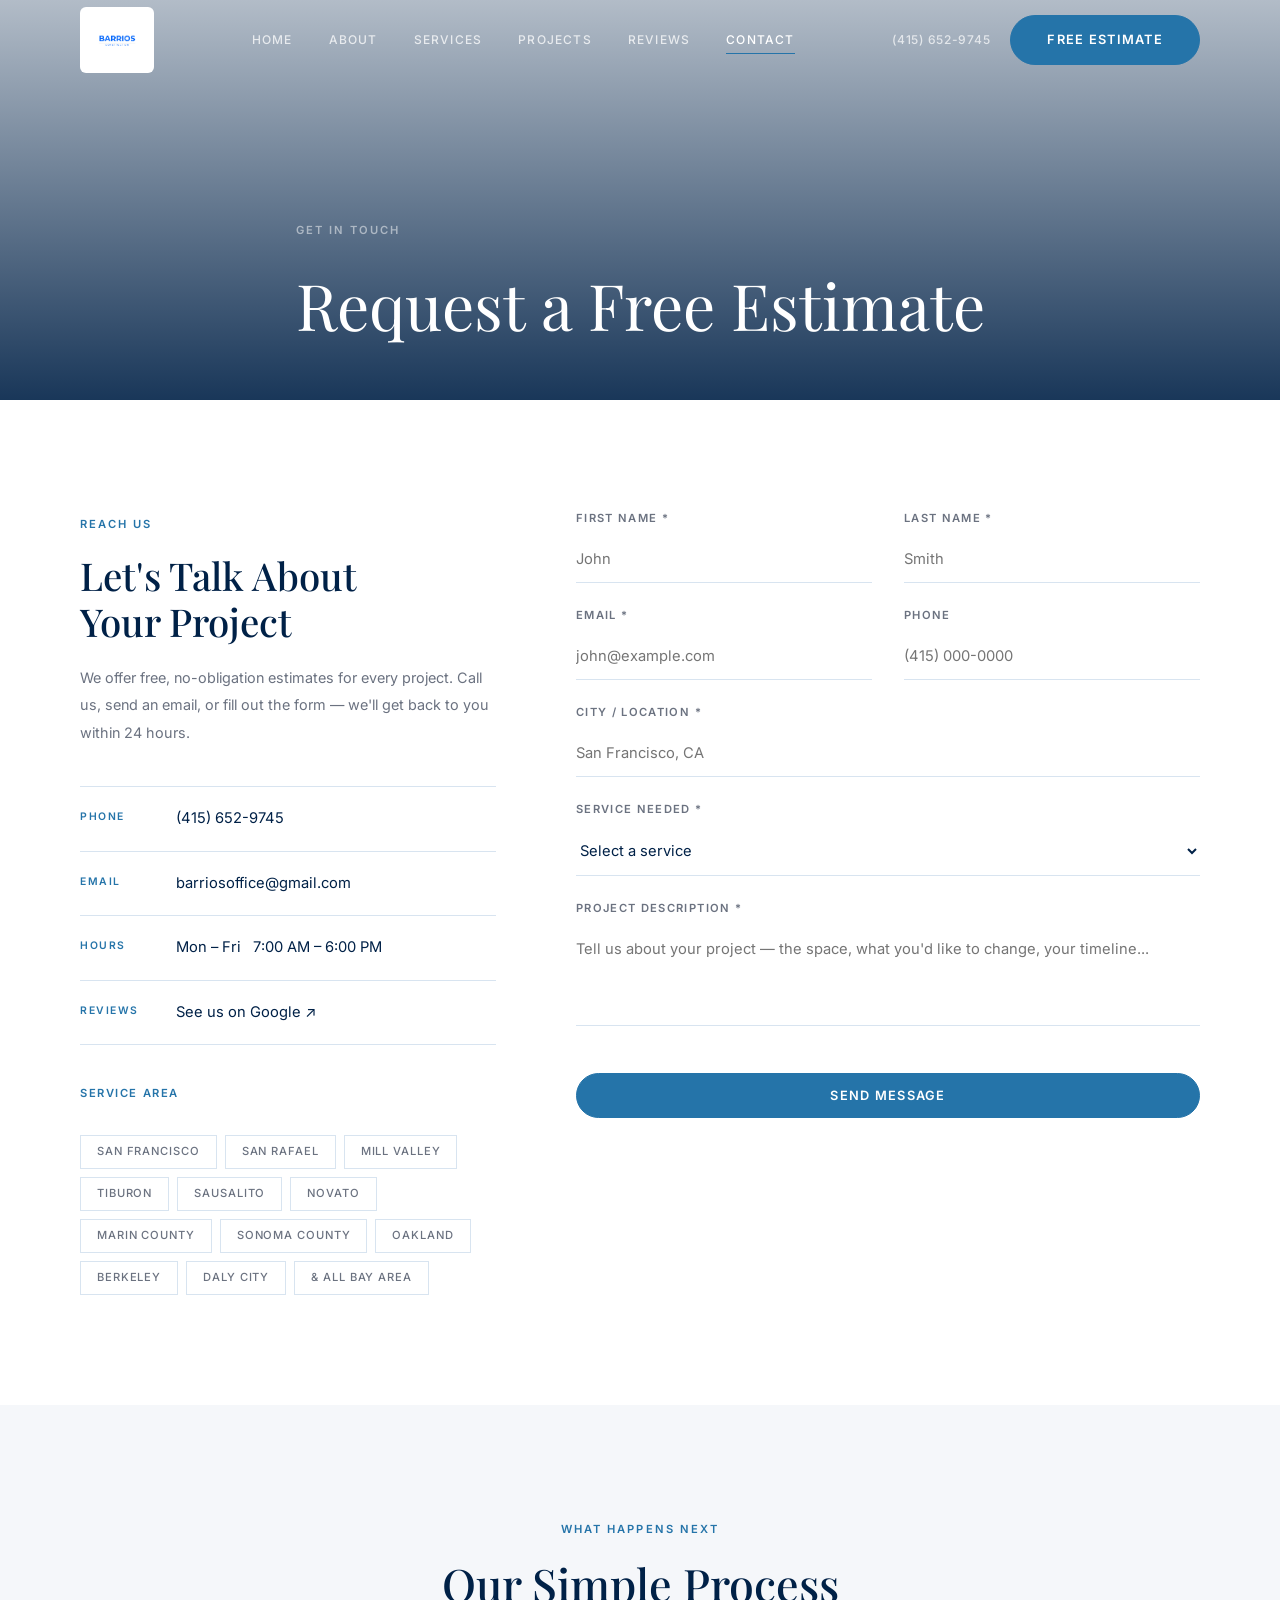
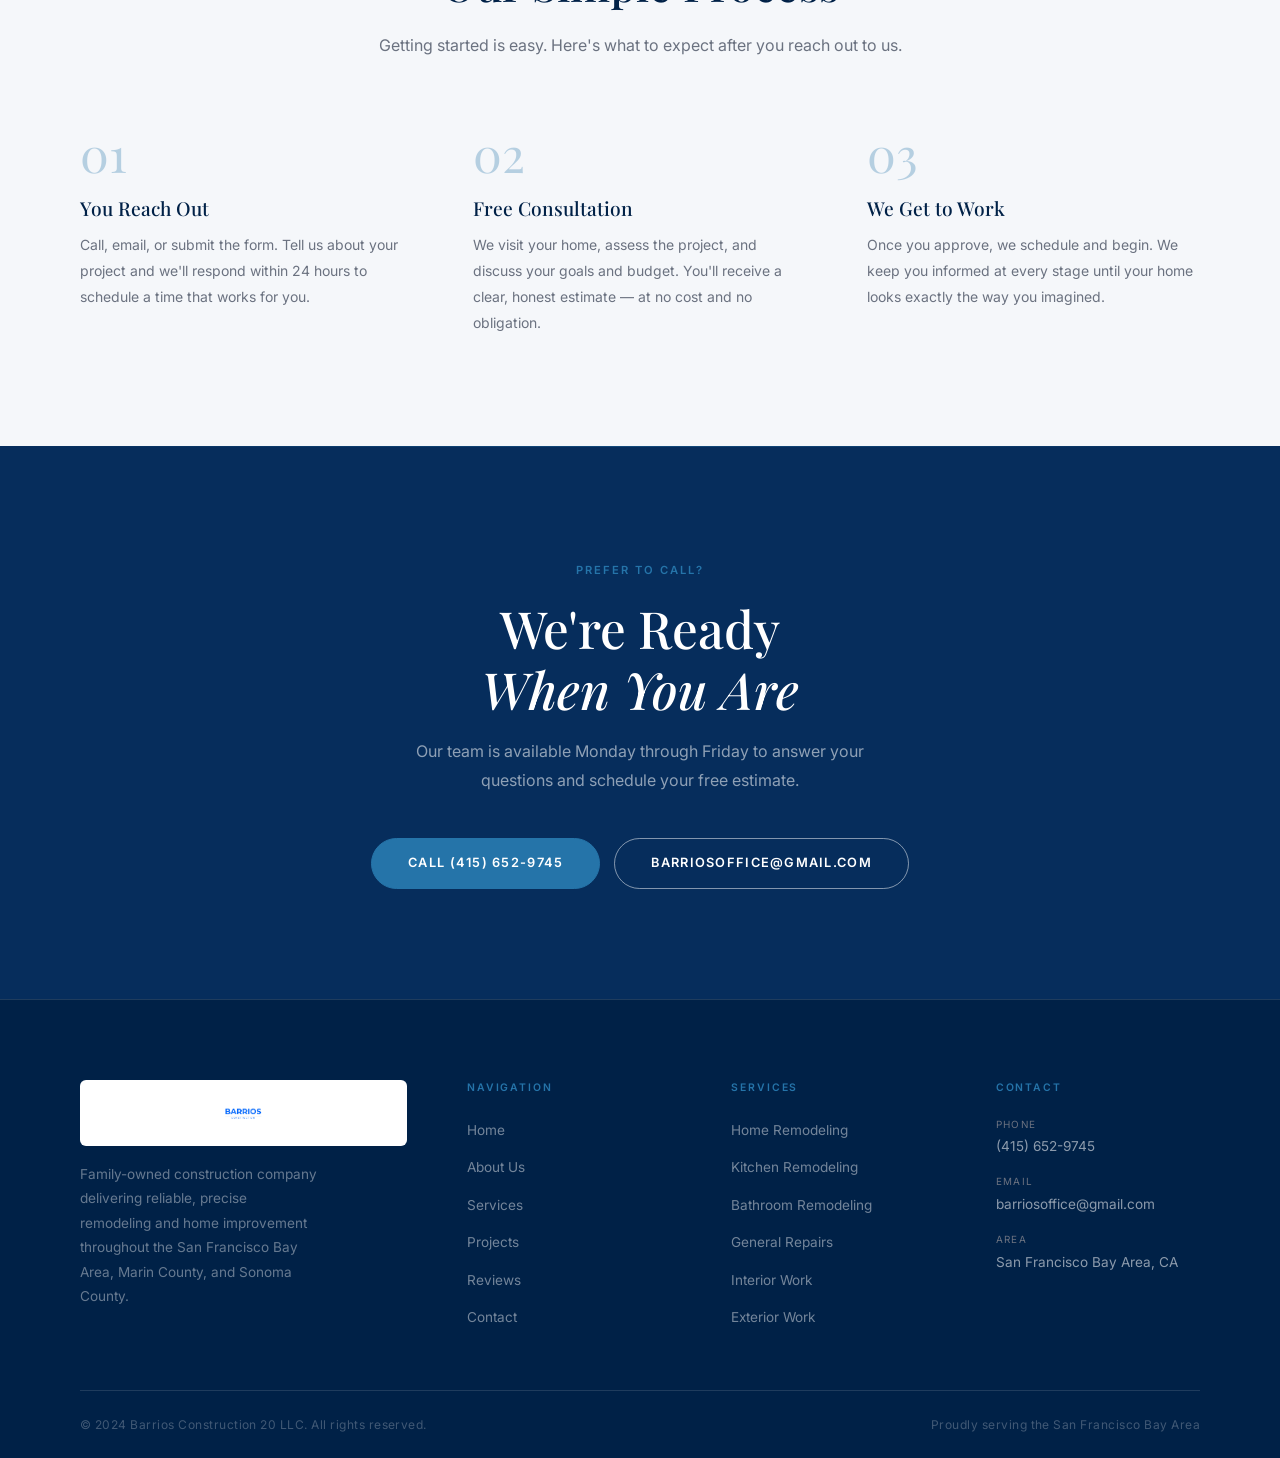
<file: contact.html>
<!DOCTYPE html>
<html lang="en">
<head>
  <meta charset="UTF-8" />
  <meta name="viewport" content="width=device-width, initial-scale=1.0" />
  <title>Contact | Barrios Construction 20 LLC — Free Estimate San Francisco Bay Area</title>
  <meta name="description" content="Contact Barrios Construction 20 LLC for a free estimate. Call (415) 652-9745 or email barriosoffice@gmail.com. Serving the entire San Francisco Bay Area." />
  <link rel="stylesheet" href="css/styles.css" />
</head>
<body>

  <header class="site-header">
    <div class="container">
      <div class="header-inner">
        <a href="index.html" class="logo logo-img-wrap">
          <img src="barrios-logo.png" alt="Barrios Construction" class="logo-img" />
        </a>
        <nav class="main-nav" aria-label="Main">
          <a href="index.html">Home</a>
          <a href="about.html">About</a>
          <a href="services.html">Services</a>
          <a href="projects.html">Projects</a>
          <a href="reviews.html">Reviews</a>
          <a href="contact.html" class="active">Contact</a>
        </nav>
        <div class="header-cta">
          <a href="tel:4156529745" class="header-phone">(415) 652-9745</a>
          <a href="contact.html" class="btn btn-gold">Free Estimate</a>
        </div>
        <button class="nav-toggle" aria-label="Menu" aria-expanded="false">
          <span></span><span></span><span></span>
        </button>
      </div>
    </div>
  </header>

  <main>

    <section class="page-hero">
      <div class="page-hero-bg" style="background-image: url('https://images.unsplash.com/photo-1600566753086-00f18fb6b3ea?w=1600&q=85');"></div>
      <div class="page-hero-overlay"></div>
      <div class="container page-hero-content">
        <span class="eyebrow eyebrow-light">Get in Touch</span>
        <h1>Request a Free Estimate</h1>
      </div>
    </section>

    <!-- CONTACT SECTION -->
    <section class="section-pad" aria-labelledby="contact-heading">
      <div class="container">
        <div class="contact-grid">

          <!-- INFO SIDE -->
          <div class="contact-info">
            <span class="eyebrow">Reach Us</span>
            <h2 id="contact-heading">Let's Talk About<br>Your Project</h2>
            <p>We offer free, no-obligation estimates for every project. Call us, send an email, or fill out the form — we'll get back to you within 24 hours.</p>

            <div class="contact-detail">
              <div class="contact-detail-label">Phone</div>
              <div class="contact-detail-value">
                <a href="tel:4156529745">(415) 652-9745</a>
              </div>
            </div>
            <div class="contact-detail">
              <div class="contact-detail-label">Email</div>
              <div class="contact-detail-value">
                <a href="mailto:barriosoffice@gmail.com">barriosoffice@gmail.com</a>
              </div>
            </div>
            <div class="contact-detail">
              <div class="contact-detail-label">Hours</div>
              <div class="contact-detail-value">Mon – Fri &nbsp; 7:00 AM – 6:00 PM</div>
            </div>
            <div class="contact-detail">
              <div class="contact-detail-label">Reviews</div>
              <div class="contact-detail-value">
                <a href="https://www.google.com/search?q=barrios+construction+20+llc" target="_blank" rel="noopener noreferrer">See us on Google ↗</a>
              </div>
            </div>

            <div style="margin-top: 40px;">
              <p style="font-size: 0.7rem; font-weight: 600; letter-spacing: 0.14em; text-transform: uppercase; color: var(--gold); margin-bottom: 14px;">Service Area</p>
              <div class="area-tags">
                <span class="area-tag">San Francisco</span>
                <span class="area-tag">San Rafael</span>
                <span class="area-tag">Mill Valley</span>
                <span class="area-tag">Tiburon</span>
                <span class="area-tag">Sausalito</span>
                <span class="area-tag">Novato</span>
                <span class="area-tag">Marin County</span>
                <span class="area-tag">Sonoma County</span>
                <span class="area-tag">Oakland</span>
                <span class="area-tag">Berkeley</span>
                <span class="area-tag">Daly City</span>
                <span class="area-tag">&amp; All Bay Area</span>
              </div>
            </div>
          </div>

          <!-- FORM SIDE -->
          <div class="contact-form-wrap">
            <form class="contact-form" novalidate aria-label="Estimate request form">

              <div class="form-row">
                <div class="form-group">
                  <label for="first-name">First Name *</label>
                  <input type="text" id="first-name" name="first_name" placeholder="John" required autocomplete="given-name" />
                  <div class="error-msg" role="alert">Required.</div>
                </div>
                <div class="form-group">
                  <label for="last-name">Last Name *</label>
                  <input type="text" id="last-name" name="last_name" placeholder="Smith" required autocomplete="family-name" />
                  <div class="error-msg" role="alert">Required.</div>
                </div>
              </div>

              <div class="form-row">
                <div class="form-group">
                  <label for="email">Email *</label>
                  <input type="email" id="email" name="email" placeholder="john@example.com" required autocomplete="email" />
                  <div class="error-msg" role="alert">Valid email required.</div>
                </div>
                <div class="form-group">
                  <label for="phone">Phone</label>
                  <input type="tel" id="phone" name="phone" placeholder="(415) 000-0000" autocomplete="tel" />
                  <div class="error-msg" role="alert">Valid phone number required.</div>
                </div>
              </div>

              <div class="form-group">
                <label for="city">City / Location *</label>
                <input type="text" id="city" name="city" placeholder="San Francisco, CA" required />
                <div class="error-msg" role="alert">Required.</div>
              </div>

              <div class="form-group">
                <label for="service">Service Needed *</label>
                <select id="service" name="service" required>
                  <option value="" disabled selected>Select a service</option>
                  <option value="home-remodeling">Home Remodeling</option>
                  <option value="kitchen-remodeling">Kitchen Remodeling</option>
                  <option value="bathroom-remodeling">Bathroom Remodeling</option>
                  <option value="home-repairs">General Home Repairs</option>
                  <option value="interior">Interior Improvements</option>
                  <option value="exterior">Exterior Improvements</option>
                  <option value="maintenance">Home Maintenance</option>
                  <option value="other">Other / Not Sure</option>
                </select>
                <div class="error-msg" role="alert">Please select a service.</div>
              </div>

              <div class="form-group">
                <label for="message">Project Description *</label>
                <textarea id="message" name="message" placeholder="Tell us about your project — the space, what you'd like to change, your timeline..." required></textarea>
                <div class="error-msg" role="alert">Please describe your project.</div>
              </div>

              <button type="submit" class="btn btn-gold form-submit">Send Message</button>

              <div class="form-success" role="status" aria-live="polite">
                Thank you — we received your message and will be in touch within 24 hours.
              </div>

            </form>
          </div>

        </div>
      </div>
    </section>

    <!-- PROCESS -->
    <section class="section-pad" style="background: var(--off-white);" aria-labelledby="process-heading">
      <div class="container">
        <div class="text-center">
          <span class="eyebrow">What Happens Next</span>
          <h2 class="section-title" id="process-heading">Our Simple Process</h2>
          <p class="section-sub">Getting started is easy. Here's what to expect after you reach out to us.</p>
        </div>
        <div class="process-grid">
          <div class="process-step">
            <div class="process-num">01</div>
            <h3>You Reach Out</h3>
            <p>Call, email, or submit the form. Tell us about your project and we'll respond within 24 hours to schedule a time that works for you.</p>
          </div>
          <div class="process-step">
            <div class="process-num">02</div>
            <h3>Free Consultation</h3>
            <p>We visit your home, assess the project, and discuss your goals and budget. You'll receive a clear, honest estimate — at no cost and no obligation.</p>
          </div>
          <div class="process-step">
            <div class="process-num">03</div>
            <h3>We Get to Work</h3>
            <p>Once you approve, we schedule and begin. We keep you informed at every stage until your home looks exactly the way you imagined.</p>
          </div>
        </div>
      </div>
    </section>

    <!-- CTA -->
    <section class="cta-section" aria-labelledby="cta-contact-heading">
      <div class="container">
        <span class="eyebrow">Prefer to Call?</span>
        <h2 id="cta-contact-heading">We're Ready<br><em>When You Are</em></h2>
        <p>Our team is available Monday through Friday to answer your questions and schedule your free estimate.</p>
        <div class="cta-btns">
          <a href="tel:4156529745" class="btn btn-gold">Call (415) 652-9745</a>
          <a href="mailto:barriosoffice@gmail.com" class="btn btn-outline-white">barriosoffice@gmail.com</a>
        </div>
      </div>
    </section>

  </main>

  <footer class="site-footer">
    <div class="container">
      <div class="footer-top">
        <div class="footer-brand">
          <a href="index.html" class="logo logo-img-wrap">
            <img src="barrios-logo.png" alt="Barrios Construction" class="logo-img" />
          </a>
          <p class="footer-tagline">Family-owned construction company delivering reliable, precise remodeling and home improvement throughout the San Francisco Bay Area, Marin County, and Sonoma County.</p>
        </div>
        <div class="footer-col">
          <h4>Navigation</h4>
          <ul>
            <li><a href="index.html">Home</a></li>
            <li><a href="about.html">About Us</a></li>
            <li><a href="services.html">Services</a></li>
            <li><a href="projects.html">Projects</a></li>
            <li><a href="reviews.html">Reviews</a></li>
            <li><a href="contact.html">Contact</a></li>
          </ul>
        </div>
        <div class="footer-col">
          <h4>Services</h4>
          <ul>
            <li><a href="services.html">Home Remodeling</a></li>
            <li><a href="services.html">Kitchen Remodeling</a></li>
            <li><a href="services.html">Bathroom Remodeling</a></li>
            <li><a href="services.html">General Repairs</a></li>
            <li><a href="services.html">Interior Work</a></li>
            <li><a href="services.html">Exterior Work</a></li>
          </ul>
        </div>
        <div class="footer-col">
          <h4>Contact</h4>
          <div class="footer-contact-item">
            <span class="footer-contact-label">Phone</span>
            <a href="tel:4156529745" class="footer-contact-value">(415) 652-9745</a>
          </div>
          <div class="footer-contact-item">
            <span class="footer-contact-label">Email</span>
            <a href="mailto:barriosoffice@gmail.com" class="footer-contact-value">barriosoffice@gmail.com</a>
          </div>
          <div class="footer-contact-item">
            <span class="footer-contact-label">Area</span>
            <span class="footer-contact-value">San Francisco Bay Area, CA</span>
          </div>
        </div>
      </div>
      <div class="footer-bottom">
        <p>&copy; 2024 Barrios Construction 20 LLC. All rights reserved.</p>
        <p>Proudly serving the San Francisco Bay Area</p>
      </div>
    </div>
  </footer>

  <script src="js/main.js"></script>
</body>
</html>
</file>
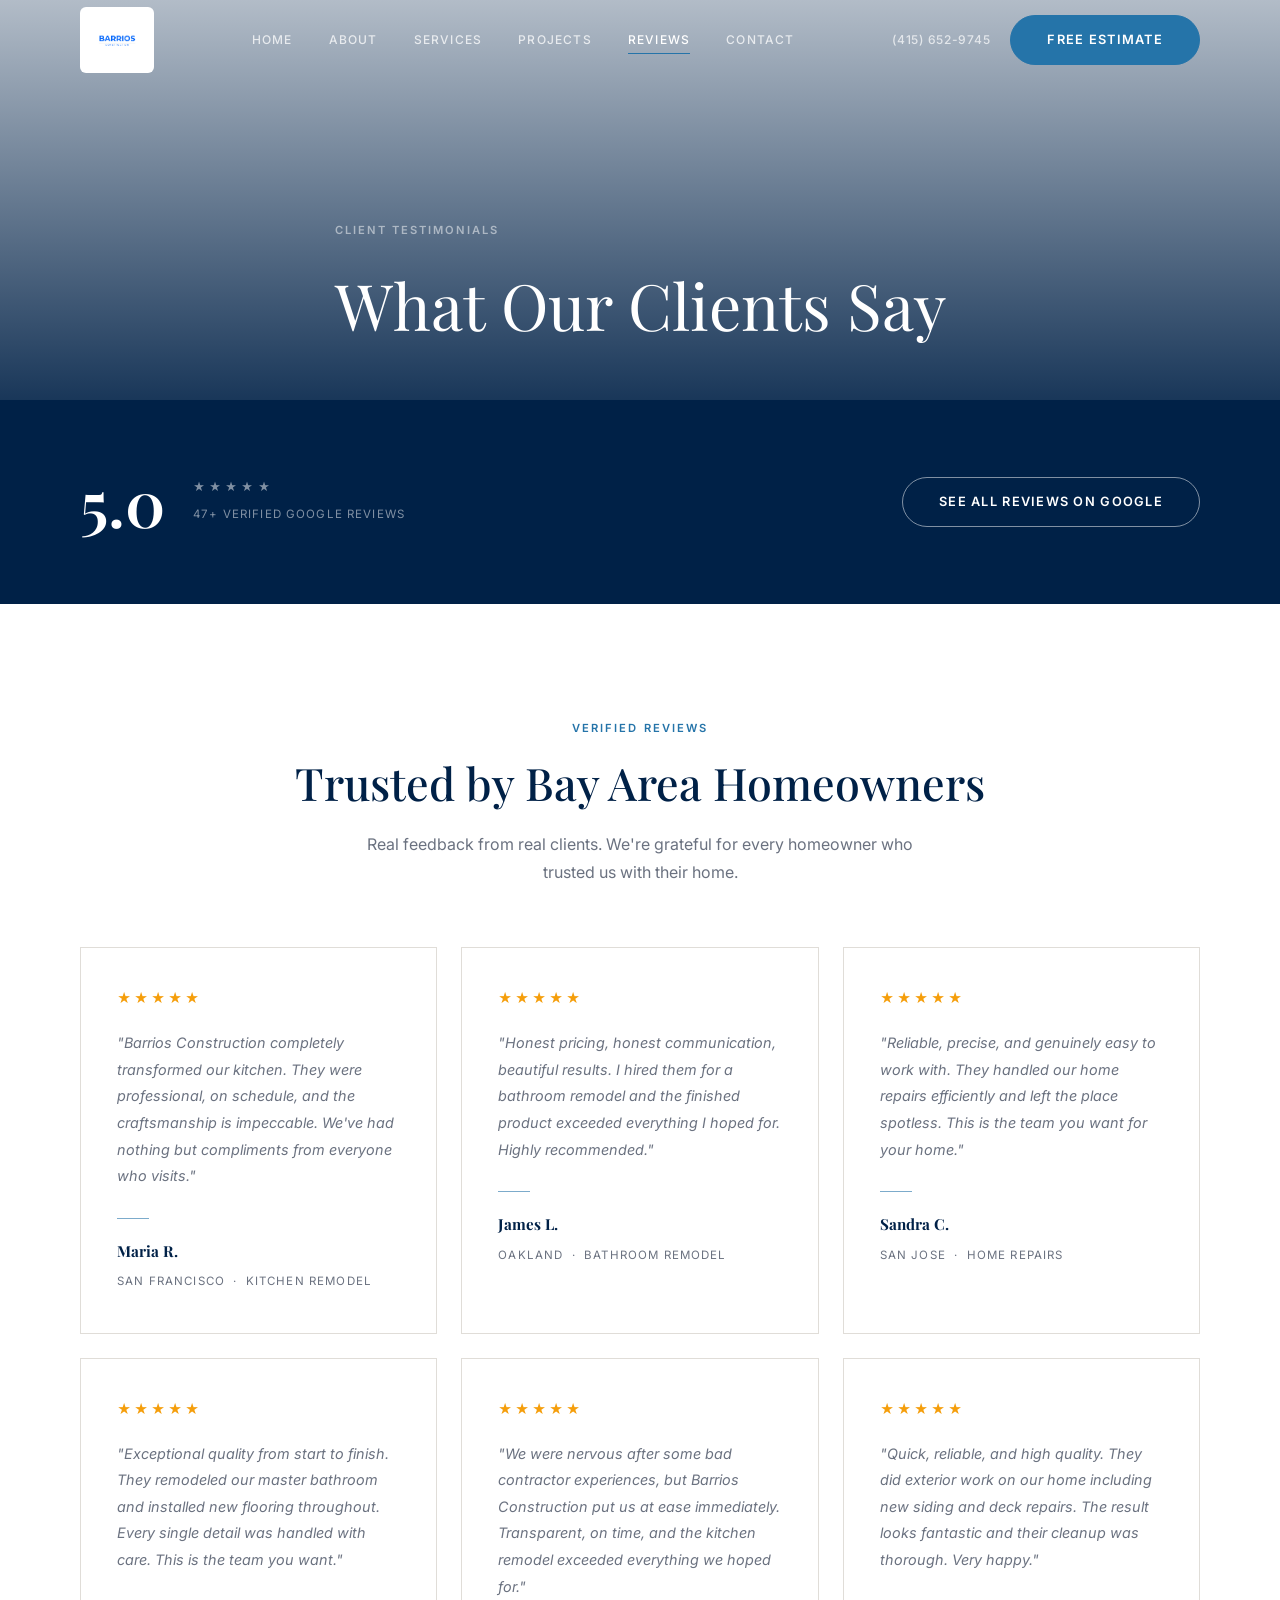
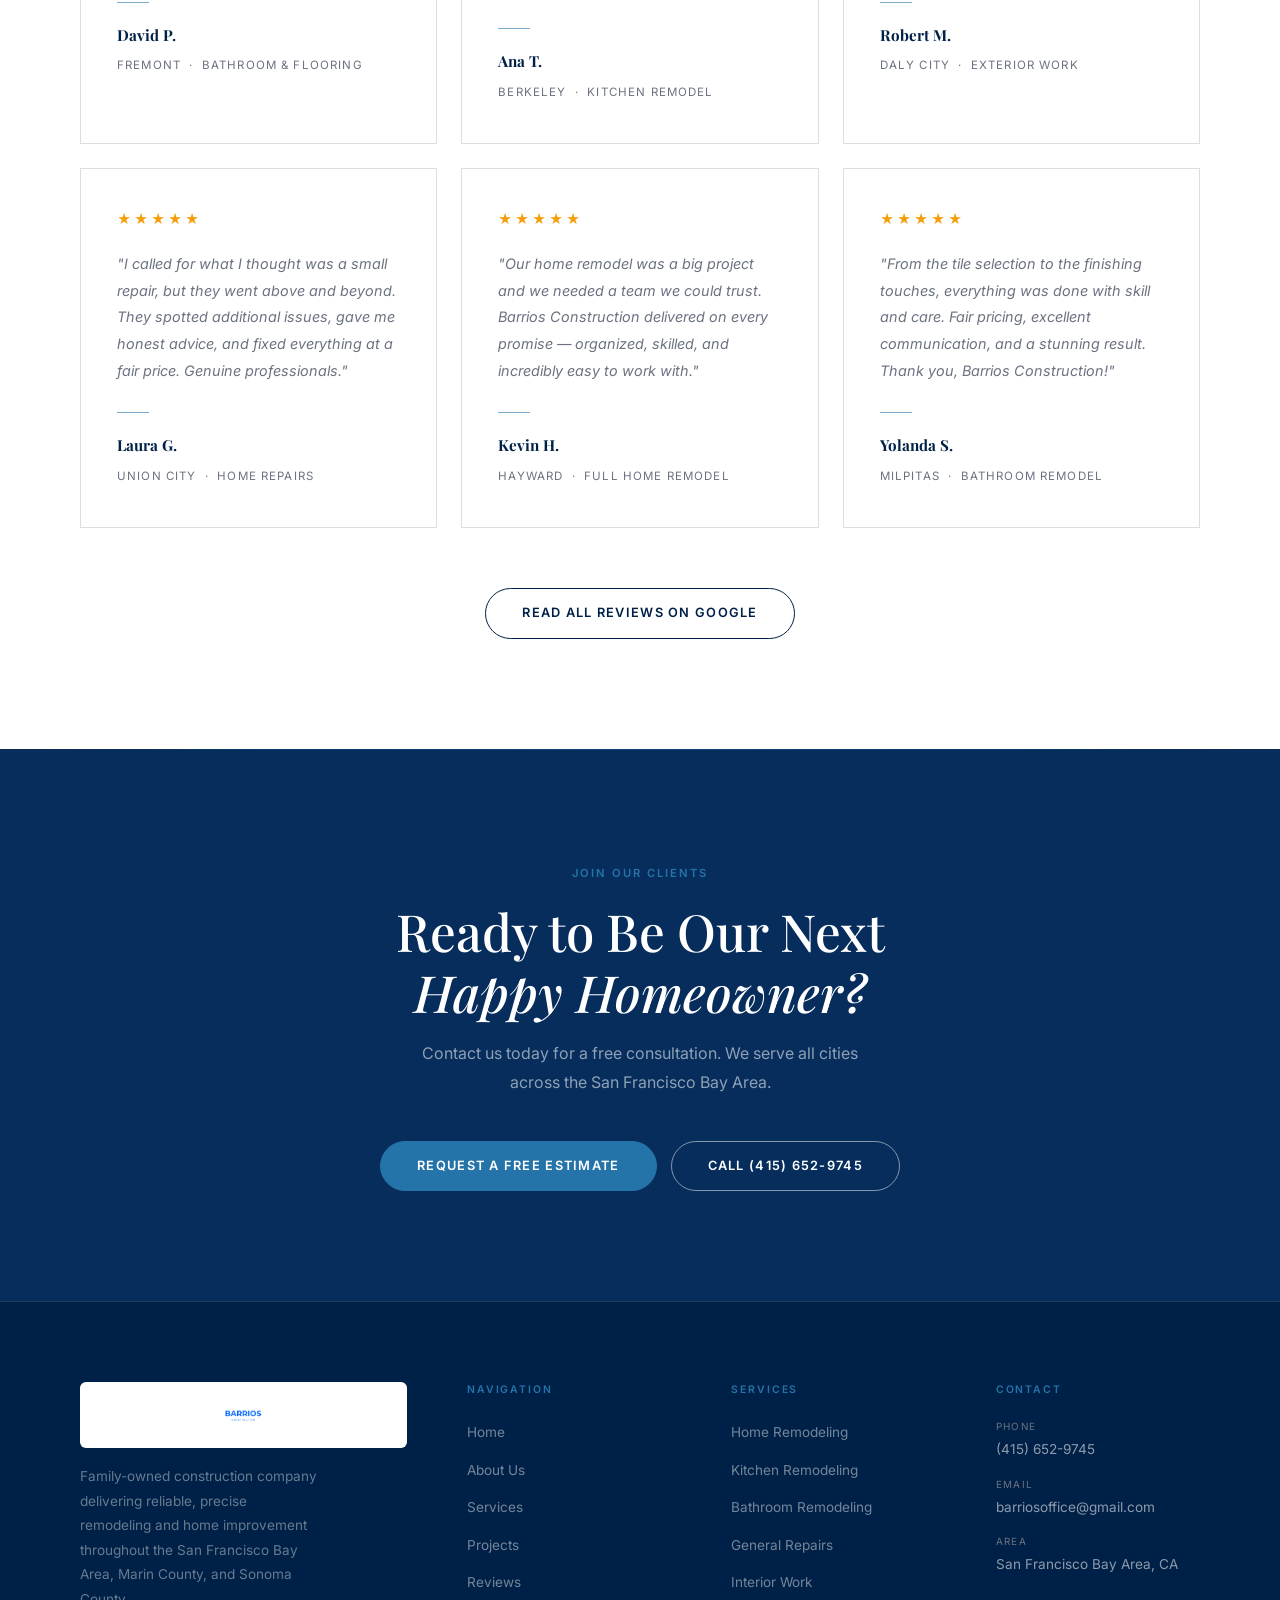
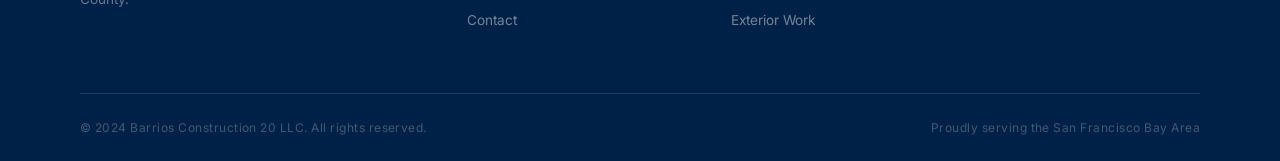
<file: reviews.html>
<!DOCTYPE html>
<html lang="en">
<head>
  <meta charset="UTF-8" />
  <meta name="viewport" content="width=device-width, initial-scale=1.0" />
  <title>Reviews | Barrios Construction 20 LLC — 5-Star Bay Area Contractor</title>
  <meta name="description" content="Read customer reviews for Barrios Construction 20 LLC. Homeowners across the San Francisco Bay Area give us 5 stars for quality, reliability, and professionalism." />
  <link rel="stylesheet" href="css/styles.css" />
</head>
<body>

  <header class="site-header">
    <div class="container">
      <div class="header-inner">
        <a href="index.html" class="logo logo-img-wrap">
          <img src="barrios-logo.png" alt="Barrios Construction" class="logo-img" />
        </a>
        <nav class="main-nav" aria-label="Main">
          <a href="index.html">Home</a>
          <a href="about.html">About</a>
          <a href="services.html">Services</a>
          <a href="projects.html">Projects</a>
          <a href="reviews.html" class="active">Reviews</a>
          <a href="contact.html">Contact</a>
        </nav>
        <div class="header-cta">
          <a href="tel:4156529745" class="header-phone">(415) 652-9745</a>
          <a href="contact.html" class="btn btn-gold">Free Estimate</a>
        </div>
        <button class="nav-toggle" aria-label="Menu" aria-expanded="false">
          <span></span><span></span><span></span>
        </button>
      </div>
    </div>
  </header>

  <main>

    <section class="page-hero">
      <div class="page-hero-bg" style="background-image: url('https://images.unsplash.com/photo-1556909114-f6e7ad7d3136?w=1600&q=85');"></div>
      <div class="page-hero-overlay"></div>
      <div class="container page-hero-content">
        <span class="eyebrow eyebrow-light">Client Testimonials</span>
        <h1>What Our Clients Say</h1>
      </div>
    </section>

    <!-- RATING INTRO -->
    <section class="section-pad-sm" style="background: var(--dark);">
      <div class="container">
        <div style="display: flex; align-items: center; justify-content: space-between; flex-wrap: wrap; gap: 32px;">
          <div style="display: flex; align-items: center; gap: 28px;">
            <div class="big-rating">5.0</div>
            <div class="rating-info">
              <div class="stars">
                <span class="star">★</span><span class="star">★</span><span class="star">★</span><span class="star">★</span><span class="star">★</span>
              </div>
              <span>47+ verified Google reviews</span>
            </div>
          </div>
          <a href="https://www.google.com/search?q=barrios+construction+20+llc" target="_blank" rel="noopener noreferrer" class="btn btn-outline-white">
            See All Reviews on Google
          </a>
        </div>
      </div>
    </section>

    <!-- REVIEWS GRID -->
    <section class="section-pad" aria-labelledby="reviews-heading">
      <div class="container">
        <div class="text-center" style="margin-bottom: 60px;">
          <span class="eyebrow">Verified Reviews</span>
          <h2 class="section-title" id="reviews-heading">Trusted by Bay Area Homeowners</h2>
          <p class="section-sub">Real feedback from real clients. We're grateful for every homeowner who trusted us with their home.</p>
        </div>

        <div class="testimonials-grid" style="background: transparent;">

          <article class="testimonial-card" style="border-color: #E0DDD8; background: var(--white);">
            <div class="stars"><span class="star">★</span><span class="star">★</span><span class="star">★</span><span class="star">★</span><span class="star">★</span></div>
            <p class="testimonial-text" style="color: var(--gray);">"Barrios Construction completely transformed our kitchen. They were professional, on schedule, and the craftsmanship is impeccable. We've had nothing but compliments from everyone who visits."</p>
            <div class="testimonial-divider" style="background: var(--gold);"></div>
            <div class="testimonial-author">
              <strong style="color: var(--dark);">Maria R.</strong>
              <span>San Francisco &nbsp;·&nbsp; Kitchen Remodel</span>
            </div>
          </article>

          <article class="testimonial-card" style="border-color: #E0DDD8; background: var(--white);">
            <div class="stars"><span class="star">★</span><span class="star">★</span><span class="star">★</span><span class="star">★</span><span class="star">★</span></div>
            <p class="testimonial-text" style="color: var(--gray);">"Honest pricing, honest communication, beautiful results. I hired them for a bathroom remodel and the finished product exceeded everything I hoped for. Highly recommended."</p>
            <div class="testimonial-divider" style="background: var(--gold);"></div>
            <div class="testimonial-author">
              <strong style="color: var(--dark);">James L.</strong>
              <span>Oakland &nbsp;·&nbsp; Bathroom Remodel</span>
            </div>
          </article>

          <article class="testimonial-card" style="border-color: #E0DDD8; background: var(--white);">
            <div class="stars"><span class="star">★</span><span class="star">★</span><span class="star">★</span><span class="star">★</span><span class="star">★</span></div>
            <p class="testimonial-text" style="color: var(--gray);">"Reliable, precise, and genuinely easy to work with. They handled our home repairs efficiently and left the place spotless. This is the team you want for your home."</p>
            <div class="testimonial-divider" style="background: var(--gold);"></div>
            <div class="testimonial-author">
              <strong style="color: var(--dark);">Sandra C.</strong>
              <span>San Jose &nbsp;·&nbsp; Home Repairs</span>
            </div>
          </article>

          <article class="testimonial-card" style="border-color: #E0DDD8; background: var(--white);">
            <div class="stars"><span class="star">★</span><span class="star">★</span><span class="star">★</span><span class="star">★</span><span class="star">★</span></div>
            <p class="testimonial-text" style="color: var(--gray);">"Exceptional quality from start to finish. They remodeled our master bathroom and installed new flooring throughout. Every single detail was handled with care. This is the team you want."</p>
            <div class="testimonial-divider" style="background: var(--gold);"></div>
            <div class="testimonial-author">
              <strong style="color: var(--dark);">David P.</strong>
              <span>Fremont &nbsp;·&nbsp; Bathroom &amp; Flooring</span>
            </div>
          </article>

          <article class="testimonial-card" style="border-color: #E0DDD8; background: var(--white);">
            <div class="stars"><span class="star">★</span><span class="star">★</span><span class="star">★</span><span class="star">★</span><span class="star">★</span></div>
            <p class="testimonial-text" style="color: var(--gray);">"We were nervous after some bad contractor experiences, but Barrios Construction put us at ease immediately. Transparent, on time, and the kitchen remodel exceeded everything we hoped for."</p>
            <div class="testimonial-divider" style="background: var(--gold);"></div>
            <div class="testimonial-author">
              <strong style="color: var(--dark);">Ana T.</strong>
              <span>Berkeley &nbsp;·&nbsp; Kitchen Remodel</span>
            </div>
          </article>

          <article class="testimonial-card" style="border-color: #E0DDD8; background: var(--white);">
            <div class="stars"><span class="star">★</span><span class="star">★</span><span class="star">★</span><span class="star">★</span><span class="star">★</span></div>
            <p class="testimonial-text" style="color: var(--gray);">"Quick, reliable, and high quality. They did exterior work on our home including new siding and deck repairs. The result looks fantastic and their cleanup was thorough. Very happy."</p>
            <div class="testimonial-divider" style="background: var(--gold);"></div>
            <div class="testimonial-author">
              <strong style="color: var(--dark);">Robert M.</strong>
              <span>Daly City &nbsp;·&nbsp; Exterior Work</span>
            </div>
          </article>

          <article class="testimonial-card" style="border-color: #E0DDD8; background: var(--white);">
            <div class="stars"><span class="star">★</span><span class="star">★</span><span class="star">★</span><span class="star">★</span><span class="star">★</span></div>
            <p class="testimonial-text" style="color: var(--gray);">"I called for what I thought was a small repair, but they went above and beyond. They spotted additional issues, gave me honest advice, and fixed everything at a fair price. Genuine professionals."</p>
            <div class="testimonial-divider" style="background: var(--gold);"></div>
            <div class="testimonial-author">
              <strong style="color: var(--dark);">Laura G.</strong>
              <span>Union City &nbsp;·&nbsp; Home Repairs</span>
            </div>
          </article>

          <article class="testimonial-card" style="border-color: #E0DDD8; background: var(--white);">
            <div class="stars"><span class="star">★</span><span class="star">★</span><span class="star">★</span><span class="star">★</span><span class="star">★</span></div>
            <p class="testimonial-text" style="color: var(--gray);">"Our home remodel was a big project and we needed a team we could trust. Barrios Construction delivered on every promise — organized, skilled, and incredibly easy to work with."</p>
            <div class="testimonial-divider" style="background: var(--gold);"></div>
            <div class="testimonial-author">
              <strong style="color: var(--dark);">Kevin H.</strong>
              <span>Hayward &nbsp;·&nbsp; Full Home Remodel</span>
            </div>
          </article>

          <article class="testimonial-card" style="border-color: #E0DDD8; background: var(--white);">
            <div class="stars"><span class="star">★</span><span class="star">★</span><span class="star">★</span><span class="star">★</span><span class="star">★</span></div>
            <p class="testimonial-text" style="color: var(--gray);">"From the tile selection to the finishing touches, everything was done with skill and care. Fair pricing, excellent communication, and a stunning result. Thank you, Barrios Construction!"</p>
            <div class="testimonial-divider" style="background: var(--gold);"></div>
            <div class="testimonial-author">
              <strong style="color: var(--dark);">Yolanda S.</strong>
              <span>Milpitas &nbsp;·&nbsp; Bathroom Remodel</span>
            </div>
          </article>

        </div>

        <div class="text-center" style="margin-top: 60px;">
          <a href="https://www.google.com/search?q=barrios+construction+20+llc" target="_blank" rel="noopener noreferrer" class="btn btn-outline-dark">Read All Reviews on Google</a>
        </div>
      </div>
    </section>

    <!-- CTA -->
    <section class="cta-section" aria-labelledby="cta-reviews-heading">
      <div class="container">
        <span class="eyebrow">Join Our Clients</span>
        <h2 id="cta-reviews-heading">Ready to Be Our Next<br><em>Happy Homeowner?</em></h2>
        <p>Contact us today for a free consultation. We serve all cities across the San Francisco Bay Area.</p>
        <div class="cta-btns">
          <a href="contact.html" class="btn btn-gold">Request a Free Estimate</a>
          <a href="tel:4156529745" class="btn btn-outline-white">Call (415) 652-9745</a>
        </div>
      </div>
    </section>

  </main>

  <footer class="site-footer">
    <div class="container">
      <div class="footer-top">
        <div class="footer-brand">
          <a href="index.html" class="logo logo-img-wrap">
            <img src="barrios-logo.png" alt="Barrios Construction" class="logo-img" />
          </a>
          <p class="footer-tagline">Family-owned construction company delivering reliable, precise remodeling and home improvement throughout the San Francisco Bay Area, Marin County, and Sonoma County.</p>
        </div>
        <div class="footer-col">
          <h4>Navigation</h4>
          <ul>
            <li><a href="index.html">Home</a></li>
            <li><a href="about.html">About Us</a></li>
            <li><a href="services.html">Services</a></li>
            <li><a href="projects.html">Projects</a></li>
            <li><a href="reviews.html">Reviews</a></li>
            <li><a href="contact.html">Contact</a></li>
          </ul>
        </div>
        <div class="footer-col">
          <h4>Services</h4>
          <ul>
            <li><a href="services.html">Home Remodeling</a></li>
            <li><a href="services.html">Kitchen Remodeling</a></li>
            <li><a href="services.html">Bathroom Remodeling</a></li>
            <li><a href="services.html">General Repairs</a></li>
            <li><a href="services.html">Interior Work</a></li>
            <li><a href="services.html">Exterior Work</a></li>
          </ul>
        </div>
        <div class="footer-col">
          <h4>Contact</h4>
          <div class="footer-contact-item">
            <span class="footer-contact-label">Phone</span>
            <a href="tel:4156529745" class="footer-contact-value">(415) 652-9745</a>
          </div>
          <div class="footer-contact-item">
            <span class="footer-contact-label">Email</span>
            <a href="mailto:barriosoffice@gmail.com" class="footer-contact-value">barriosoffice@gmail.com</a>
          </div>
          <div class="footer-contact-item">
            <span class="footer-contact-label">Area</span>
            <span class="footer-contact-value">San Francisco Bay Area, CA</span>
          </div>
        </div>
      </div>
      <div class="footer-bottom">
        <p>&copy; 2024 Barrios Construction 20 LLC. All rights reserved.</p>
        <p>Proudly serving the San Francisco Bay Area</p>
      </div>
    </div>
  </footer>

  <script src="js/main.js"></script>
</body>
</html>
</file>
<file: css/styles.css>
/* ============================================================
   Barrios Construction 20 LLC — Luxury Redesign
   ============================================================ */

@import url('https://fonts.googleapis.com/css2?family=Playfair+Display:ital,wght@0,400;0,500;0,600;0,700;1,400;1,500&family=Inter:wght@300;400;500;600&display=swap');

/* ---------- Variables ---------- */
:root {
  --dark:        #002147;
  --dark-2:      #062D5C;
  --dark-3:      #0E3870;
  --gold:        #2574A9;
  --gold-light:  #3A8DC4;
  --white:       #FFFFFF;
  --off-white:   #F5F7FA;
  --gray:        #6B7280;
  --gray-light:  #9AAFC8;
  --border:      rgba(255,255,255,0.12);
  --border-dark: #D8E4F0;
  --max-width:   1200px;
  --header-h:    80px;
  --transition:  0.3s ease;
  --serif:       'Playfair Display', Georgia, serif;
  --sans:        'Inter', -apple-system, sans-serif;
}

/* ---------- Reset ---------- */
*, *::before, *::after { box-sizing: border-box; margin: 0; padding: 0; }
html { scroll-behavior: smooth; font-size: 16px; }
body {
  font-family: var(--sans);
  background: var(--white);
  color: var(--dark);
  line-height: 1.6;
  -webkit-font-smoothing: antialiased;
}
img { max-width: 100%; height: auto; display: block; }
a { color: inherit; text-decoration: none; }
ul { list-style: none; }
button { cursor: pointer; border: none; background: none; font-family: inherit; }

/* ---------- Utilities ---------- */
.container {
  max-width: var(--max-width);
  margin: 0 auto;
  padding: 0 40px;
}

.section-pad    { padding: 110px 0; }
.section-pad-sm { padding: 70px 0; }

.eyebrow {
  display: inline-block;
  font-family: var(--sans);
  font-size: 0.7rem;
  font-weight: 600;
  letter-spacing: 0.18em;
  text-transform: uppercase;
  color: var(--gold);
  margin-bottom: 18px;
}

.eyebrow-light { color: rgba(255,255,255,0.5); }

h1, h2, h3 { font-family: var(--serif); font-weight: 500; line-height: 1.2; }

.section-title {
  font-size: clamp(2rem, 3.5vw, 3rem);
  color: var(--dark);
  margin-bottom: 20px;
}

.section-title-light { color: var(--white); }

.section-sub {
  font-size: 1rem;
  color: var(--gray);
  max-width: 560px;
  line-height: 1.8;
}

.text-center { text-align: center; }
.text-center .section-sub { margin: 0 auto; }

/* ---------- Buttons ---------- */
.btn {
  display: inline-flex;
  align-items: center;
  gap: 10px;
  padding: 14px 36px;
  border-radius: 100px;
  font-family: var(--sans);
  font-size: 0.8rem;
  font-weight: 600;
  letter-spacing: 0.1em;
  text-transform: uppercase;
  transition: all var(--transition);
  white-space: nowrap;
}

.btn-gold {
  background: var(--gold);
  color: var(--white);
  border: 1px solid var(--gold);
}
.btn-gold:hover {
  background: var(--gold-light);
  border-color: var(--gold-light);
}

.btn-outline-white {
  background: transparent;
  color: var(--white);
  border: 1px solid rgba(255,255,255,0.5);
}
.btn-outline-white:hover {
  background: var(--white);
  color: var(--dark);
  border-color: var(--white);
}

/* Ensure site header scrolled state uses deep navy */
/* (already handled by --dark variable) */

.btn-outline-dark {
  background: transparent;
  color: var(--dark);
  border: 1px solid var(--dark);
}
.btn-outline-dark:hover {
  background: var(--dark);
  color: var(--white);
}

.btn-outline-gold {
  background: transparent;
  color: var(--gold);
  border: 1px solid var(--gold);
}
.btn-outline-gold:hover {
  background: var(--gold);
  color: var(--white);
}

/* ---------- Header ---------- */
.site-header {
  position: fixed;
  top: 0;
  left: 0;
  right: 0;
  z-index: 1000;
  height: var(--header-h);
  transition: background var(--transition), box-shadow var(--transition);
}

.site-header.scrolled {
  background: var(--dark);
  box-shadow: 0 2px 40px rgba(0,0,0,0.3);
}

.header-inner {
  display: flex;
  align-items: center;
  justify-content: space-between;
  height: var(--header-h);
}

/* Logo */
.logo {
  display: flex;
  flex-direction: column;
  line-height: 1.2;
}
.logo-name {
  font-family: var(--serif);
  font-size: 1.15rem;
  font-weight: 600;
  color: var(--white);
  letter-spacing: 0.02em;
}
.logo-sub {
  font-size: 0.65rem;
  font-weight: 400;
  letter-spacing: 0.15em;
  text-transform: uppercase;
  color: var(--gold);
}

.logo-img-wrap { padding: 0; line-height: 1; }
.logo-img {
  height: 66px;
  width: auto;
  display: block;
  object-fit: contain;
  background: #fff;
  padding: 8px 12px;
  border-radius: 6px;
}

/* Nav */
.main-nav {
  display: flex;
  align-items: center;
  gap: 36px;
}
.main-nav a {
  font-size: 0.75rem;
  font-weight: 500;
  letter-spacing: 0.1em;
  text-transform: uppercase;
  color: rgba(255,255,255,0.75);
  transition: color var(--transition);
  position: relative;
}
.main-nav a::after {
  content: '';
  position: absolute;
  bottom: -4px;
  left: 0;
  width: 0;
  height: 1px;
  background: var(--gold);
  transition: width var(--transition);
}
.main-nav a:hover,
.main-nav a.active {
  color: var(--white);
}
.main-nav a:hover::after,
.main-nav a.active::after {
  width: 100%;
}

.header-cta {
  display: flex;
  align-items: center;
  gap: 20px;
}

.header-phone {
  font-size: 0.75rem;
  font-weight: 500;
  letter-spacing: 0.06em;
  color: rgba(255,255,255,0.7);
  transition: color var(--transition);
}
.header-phone:hover { color: var(--gold); }

.nav-toggle {
  display: none;
  flex-direction: column;
  gap: 5px;
  padding: 6px;
}
.nav-toggle span {
  display: block;
  width: 24px;
  height: 1.5px;
  background: var(--white);
  border-radius: 2px;
  transition: all var(--transition);
}
.nav-toggle.open span:nth-child(1) { transform: rotate(45deg) translate(4.5px, 4.5px); }
.nav-toggle.open span:nth-child(2) { opacity: 0; }
.nav-toggle.open span:nth-child(3) { transform: rotate(-45deg) translate(4.5px, -4.5px); }

/* ---------- Hero ---------- */
.hero {
  position: relative;
  height: 100vh;
  min-height: 680px;
  display: flex;
  align-items: center;
  justify-content: center;
  text-align: center;
  overflow: hidden;
}

.hero-bg {
  position: absolute;
  inset: 0;
  background-image: url('https://images.unsplash.com/photo-1556911220-bff31c812dba?w=1800&q=90');
  background-size: cover;
  background-position: center;
}

.hero-overlay {
  position: absolute;
  inset: 0;
  background: linear-gradient(to bottom,
    rgba(0,33,71,0.55) 0%,
    rgba(0,33,71,0.45) 60%,
    rgba(0,33,71,0.75) 100%
  );
}

.hero-content {
  position: relative;
  z-index: 2;
  max-width: 820px;
  padding: 0 20px;
}

.hero-eyebrow {
  font-size: 0.7rem;
  font-weight: 500;
  letter-spacing: 0.22em;
  text-transform: uppercase;
  color: var(--gold);
  margin-bottom: 28px;
  display: flex;
  align-items: center;
  justify-content: center;
  gap: 14px;
}
.hero-eyebrow::before,
.hero-eyebrow::after {
  content: '';
  display: inline-block;
  width: 40px;
  height: 1px;
  background: var(--gold);
  opacity: 0.7;
}

.hero h1 {
  font-size: clamp(2.8rem, 6vw, 5rem);
  font-weight: 400;
  color: var(--white);
  line-height: 1.1;
  margin-bottom: 24px;
  letter-spacing: -0.01em;
}

.hero h1 em {
  font-style: italic;
  color: rgba(255,255,255,0.85);
}

.hero-sub {
  font-size: 1rem;
  color: rgba(255,255,255,0.7);
  max-width: 480px;
  margin: 0 auto 44px;
  line-height: 1.75;
  font-weight: 300;
}

.hero-btns {
  display: flex;
  justify-content: center;
  flex-wrap: wrap;
  gap: 14px;
}

.hero-scroll {
  position: absolute;
  bottom: 40px;
  left: 50%;
  transform: translateX(-50%);
  z-index: 2;
  display: flex;
  flex-direction: column;
  align-items: center;
  gap: 8px;
  color: rgba(255,255,255,0.4);
  font-size: 0.65rem;
  letter-spacing: 0.15em;
  text-transform: uppercase;
}

.scroll-line {
  width: 1px;
  height: 48px;
  background: linear-gradient(to bottom, rgba(255,255,255,0.4), transparent);
  animation: scrollPulse 2s ease-in-out infinite;
}

@keyframes scrollPulse {
  0%, 100% { opacity: 0.4; }
  50% { opacity: 1; }
}

/* ---------- Intro Strip ---------- */
.intro-strip {
  background: var(--dark);
  padding: 50px 0;
}

.intro-strip-inner {
  display: grid;
  grid-template-columns: repeat(4, 1fr);
  gap: 0;
  text-align: center;
}

.intro-stat {
  padding: 20px 30px;
  border-right: 1px solid var(--border);
}
.intro-stat:last-child { border-right: none; }

.intro-stat strong {
  display: block;
  font-family: var(--serif);
  font-size: 2.5rem;
  font-weight: 500;
  color: var(--white);
  line-height: 1;
  margin-bottom: 8px;
}

.intro-stat span {
  font-size: 0.7rem;
  font-weight: 500;
  letter-spacing: 0.12em;
  text-transform: uppercase;
  color: var(--gray);
}

/* ---------- About / Story ---------- */
.split-section {
  display: grid;
  grid-template-columns: 1fr 1fr;
  min-height: 600px;
}

.split-img {
  position: relative;
  overflow: hidden;
}

.split-img img {
  width: 100%;
  height: 100%;
  object-fit: cover;
  transition: transform 0.7s ease;
}

.split-img:hover img { transform: scale(1.03); }

.split-content {
  padding: 90px 80px;
  display: flex;
  flex-direction: column;
  justify-content: center;
}

.split-content.dark {
  background: var(--dark);
}

.split-content.light {
  background: var(--off-white);
}

.split-content p {
  font-size: 0.95rem;
  color: var(--gray);
  line-height: 1.9;
  margin-bottom: 16px;
}

.split-content.dark p { color: rgba(255,255,255,0.6); }
.split-content.dark .section-title { color: var(--white); }

.values-list {
  margin: 28px 0 36px;
  display: flex;
  flex-direction: column;
  gap: 16px;
}

.value-item {
  display: flex;
  align-items: flex-start;
  gap: 14px;
  padding-bottom: 16px;
  border-bottom: 1px solid var(--border-dark);
}

.value-item:last-child { border-bottom: none; padding-bottom: 0; }

.value-line {
  width: 24px;
  height: 1px;
  background: var(--gold);
  margin-top: 12px;
  flex-shrink: 0;
}

.value-item h4 {
  font-family: var(--serif);
  font-size: 1rem;
  font-weight: 500;
  color: var(--dark);
  margin-bottom: 4px;
}

.value-item p {
  font-size: 0.85rem;
  color: var(--gray);
  margin-bottom: 0;
  border-bottom: none;
}

.split-content.dark .value-item {
  border-bottom-color: var(--border);
}
.split-content.dark .value-item h4 { color: var(--white); }

/* ---------- Services ---------- */
.services-intro {
  max-width: 640px;
  margin-bottom: 70px;
}

.services-grid {
  display: grid;
  grid-template-columns: repeat(3, 1fr);
  gap: 1px;
  background: var(--border-dark);
  border: 1px solid var(--border-dark);
}

.service-card {
  background: var(--white);
  padding: 48px 40px;
  transition: background var(--transition);
  cursor: default;
}

.service-card:hover {
  background: var(--off-white);
}

.service-num {
  font-family: var(--serif);
  font-size: 0.8rem;
  color: var(--gold);
  letter-spacing: 0.1em;
  margin-bottom: 24px;
  display: block;
}

.service-card h3 {
  font-size: 1.3rem;
  font-weight: 500;
  color: var(--dark);
  margin-bottom: 16px;
}

.service-card p {
  font-size: 0.875rem;
  color: var(--gray);
  line-height: 1.8;
  margin-bottom: 24px;
}

.service-link {
  font-size: 0.72rem;
  font-weight: 600;
  letter-spacing: 0.12em;
  text-transform: uppercase;
  color: var(--gold);
  display: inline-flex;
  align-items: center;
  gap: 8px;
  transition: gap var(--transition);
}
.service-link:hover { gap: 14px; }

/* ---------- Full-bleed Image Banner ---------- */
.img-banner {
  position: relative;
  height: 500px;
  overflow: hidden;
}

.img-banner img {
  width: 100%;
  height: 100%;
  object-fit: cover;
}

.img-banner-overlay {
  position: absolute;
  inset: 0;
  background: rgba(0,33,71,0.65);
  display: flex;
  align-items: center;
  justify-content: center;
  flex-direction: column;
  text-align: center;
  padding: 40px;
}

.img-banner-overlay h2 {
  font-size: clamp(2rem, 4vw, 3.5rem);
  color: var(--white);
  font-weight: 400;
  margin-bottom: 12px;
}

.img-banner-overlay p {
  font-size: 1rem;
  color: rgba(255,255,255,0.7);
  margin-bottom: 36px;
  max-width: 480px;
  line-height: 1.75;
}

/* ---------- Gallery ---------- */
.gallery-filters {
  display: flex;
  align-items: center;
  gap: 8px;
  margin-bottom: 48px;
  flex-wrap: wrap;
}

.filter-btn {
  padding: 9px 24px;
  border-radius: 100px;
  border: 1px solid var(--border-dark);
  font-size: 0.72rem;
  font-weight: 600;
  letter-spacing: 0.1em;
  text-transform: uppercase;
  color: var(--gray);
  transition: all var(--transition);
}
.filter-btn:hover,
.filter-btn.active {
  border-color: var(--dark);
  color: var(--dark);
  background: var(--dark);
  color: var(--white);
}

.gallery-masonry {
  columns: 3;
  column-gap: 16px;
}

.gallery-item {
  break-inside: avoid;
  margin-bottom: 16px;
  overflow: hidden;
  position: relative;
  cursor: pointer;
}

.gallery-item img {
  width: 100%;
  display: block;
  transition: transform 0.5s ease;
}

.gallery-item:hover img { transform: scale(1.04); }

.gallery-item-overlay {
  position: absolute;
  inset: 0;
  background: rgba(0,33,71,0);
  display: flex;
  align-items: center;
  justify-content: center;
  transition: background var(--transition);
}

.gallery-item:hover .gallery-item-overlay {
  background: rgba(0,33,71,0.40);
}

.gallery-item-overlay span {
  color: var(--white);
  font-size: 0.7rem;
  font-weight: 600;
  letter-spacing: 0.15em;
  text-transform: uppercase;
  opacity: 0;
  transform: translateY(8px);
  transition: all var(--transition);
}

.gallery-item:hover .gallery-item-overlay span {
  opacity: 1;
  transform: translateY(0);
}

.gallery-item.hidden { display: none; }

/* ---------- Before / After ---------- */
.ba-grid {
  display: grid;
  grid-template-columns: 1fr 1fr;
  gap: 24px;
}

.ba-pair {}

.ba-images {
  display: grid;
  grid-template-columns: 1fr 1fr;
  gap: 3px;
  margin-bottom: 0;
}

.ba-img-wrap {
  position: relative;
  overflow: hidden;
  aspect-ratio: 1;
}

.ba-img-wrap img {
  width: 100%;
  height: 100%;
  object-fit: cover;
}

.ba-badge {
  position: absolute;
  top: 14px;
  left: 14px;
  font-size: 0.62rem;
  font-weight: 600;
  letter-spacing: 0.14em;
  text-transform: uppercase;
  padding: 5px 12px;
  background: rgba(20,20,20,0.75);
  color: var(--white);
  backdrop-filter: blur(4px);
}

.ba-badge.after { background: rgba(184,150,90,0.85); }

.ba-caption {
  background: var(--dark);
  padding: 18px 22px;
  font-size: 0.75rem;
  font-weight: 500;
  letter-spacing: 0.08em;
  text-transform: uppercase;
  color: rgba(255,255,255,0.6);
}

/* ---------- Testimonials ---------- */
.testimonials-section {
  background: var(--dark);
}

.testimonials-grid {
  display: grid;
  grid-template-columns: repeat(3, 1fr);
  gap: 24px;
  margin-top: 60px;
}

.testimonial-card {
  border: 1px solid var(--border);
  padding: 40px 36px;
  transition: border-color var(--transition);
}

.testimonial-card:hover {
  border-color: var(--gold);
}

.quote-mark {
  font-family: var(--serif);
  font-size: 4rem;
  color: var(--gold);
  line-height: 1;
  margin-bottom: 16px;
  opacity: 0.6;
}

.testimonial-text {
  font-size: 0.9rem;
  color: rgba(255,255,255,0.65);
  line-height: 1.85;
  margin-bottom: 28px;
  font-style: italic;
}

.testimonial-divider {
  width: 32px;
  height: 1px;
  background: var(--gold);
  margin-bottom: 20px;
  opacity: 0.6;
}

.testimonial-author strong {
  display: block;
  font-family: var(--serif);
  font-size: 0.95rem;
  color: var(--white);
  margin-bottom: 4px;
}

.testimonial-author span {
  font-size: 0.72rem;
  letter-spacing: 0.1em;
  text-transform: uppercase;
  color: var(--gray);
}

.stars {
  display: flex;
  gap: 3px;
  margin-bottom: 20px;
}

.star { color: #F59E0B; font-size: 0.85rem; }

/* ---------- CTA Dark Section ---------- */
.cta-section {
  background: var(--dark-2);
  padding: 110px 0;
  text-align: center;
  position: relative;
  overflow: hidden;
}

.cta-section::before {
  content: '';
  position: absolute;
  top: 0; left: 0; right: 0;
  height: 1px;
  background: linear-gradient(to right, transparent, var(--gold), transparent);
  opacity: 0.4;
}

.cta-section h2 {
  font-size: clamp(2.2rem, 4vw, 3.5rem);
  color: var(--white);
  margin-bottom: 16px;
}

.cta-section p {
  font-size: 1rem;
  color: rgba(255,255,255,0.55);
  max-width: 480px;
  margin: 0 auto 44px;
  line-height: 1.8;
}

.cta-btns {
  display: flex;
  justify-content: center;
  flex-wrap: wrap;
  gap: 14px;
}

/* ---------- Page Hero (inner pages) ---------- */
.page-hero {
  position: relative;
  height: 400px;
  display: flex;
  align-items: flex-end;
  padding-bottom: 60px;
  overflow: hidden;
}

.page-hero-bg {
  position: absolute;
  inset: 0;
  background-size: cover;
  background-position: center;
}

.page-hero-overlay {
  position: absolute;
  inset: 0;
  background: linear-gradient(to top, rgba(0,33,71,0.90) 0%, rgba(0,33,71,0.30) 100%);
}

.page-hero-content {
  position: relative;
  z-index: 2;
}

.page-hero h1 {
  font-size: clamp(2.5rem, 5vw, 4rem);
  color: var(--white);
  font-weight: 400;
  line-height: 1.1;
  margin-top: 12px;
}

/* ---------- Services Page ---------- */
.services-list { display: flex; flex-direction: column; }

.service-section {
  display: grid;
  grid-template-columns: 1fr 1fr;
  min-height: 520px;
}

.service-section.reverse { direction: rtl; }
.service-section.reverse > * { direction: ltr; }

.service-section-img {
  position: relative;
  overflow: hidden;
}

.service-section-img img {
  width: 100%;
  height: 100%;
  object-fit: cover;
  transition: transform 0.7s ease;
}

.service-section:hover .service-section-img img {
  transform: scale(1.04);
}

.service-section-content {
  background: var(--off-white);
  padding: 80px 70px;
  display: flex;
  flex-direction: column;
  justify-content: center;
}

.service-section-content h2 {
  font-size: clamp(1.8rem, 2.5vw, 2.4rem);
  color: var(--dark);
  margin-bottom: 20px;
}

.service-section-content p {
  font-size: 0.92rem;
  color: var(--gray);
  line-height: 1.9;
  margin-bottom: 14px;
}

.service-features {
  margin: 20px 0 32px;
  display: flex;
  flex-direction: column;
  gap: 10px;
}

.service-features li {
  display: flex;
  align-items: center;
  gap: 12px;
  font-size: 0.85rem;
  color: var(--dark);
}

.feature-dot {
  width: 5px;
  height: 5px;
  border-radius: 50%;
  background: var(--gold);
  flex-shrink: 0;
}

.service-section.alt .service-section-content {
  background: var(--white);
}

/* ---------- Reviews Page ---------- */
.reviews-hero-extra {
  margin-top: 20px;
  display: flex;
  align-items: center;
  gap: 16px;
}

.big-rating {
  font-family: var(--serif);
  font-size: 4rem;
  font-weight: 600;
  color: var(--white);
  line-height: 1;
}

.rating-info .stars { margin-bottom: 4px; }
.rating-info span {
  font-size: 0.72rem;
  letter-spacing: 0.1em;
  text-transform: uppercase;
  color: rgba(255,255,255,0.5);
}

.google-link-card {
  display: inline-flex;
  align-items: center;
  gap: 10px;
  padding: 14px 28px;
  border: 1px solid var(--border-dark);
  font-size: 0.78rem;
  font-weight: 600;
  letter-spacing: 0.06em;
  color: var(--dark);
  transition: all var(--transition);
  margin-bottom: 60px;
}

.google-link-card:hover {
  background: var(--dark);
  color: var(--white);
  border-color: var(--dark);
}

/* ---------- Contact Page ---------- */
.contact-grid {
  display: grid;
  grid-template-columns: 1fr 1.5fr;
  gap: 80px;
  align-items: start;
}

.contact-info h2 {
  font-size: clamp(1.8rem, 3vw, 2.8rem);
  margin-bottom: 20px;
}

.contact-info > p {
  font-size: 0.9rem;
  color: var(--gray);
  line-height: 1.9;
  margin-bottom: 40px;
}

.contact-detail {
  display: flex;
  align-items: flex-start;
  gap: 16px;
  padding: 20px 0;
  border-bottom: 1px solid var(--border-dark);
}

.contact-detail:first-of-type { border-top: 1px solid var(--border-dark); }

.contact-detail-label {
  font-size: 0.65rem;
  font-weight: 600;
  letter-spacing: 0.15em;
  text-transform: uppercase;
  color: var(--gold);
  width: 80px;
  flex-shrink: 0;
  padding-top: 2px;
}

.contact-detail-value {
  font-size: 0.92rem;
  color: var(--dark);
}

.contact-detail-value a {
  transition: color var(--transition);
}
.contact-detail-value a:hover { color: var(--gold); }

.area-tags {
  display: flex;
  flex-wrap: wrap;
  gap: 8px;
  margin-top: 32px;
}

.area-tag {
  font-size: 0.7rem;
  font-weight: 500;
  letter-spacing: 0.08em;
  text-transform: uppercase;
  padding: 7px 16px;
  border: 1px solid var(--border-dark);
  color: var(--gray);
}

/* Contact Form */
.contact-form-wrap {}

.form-group {
  margin-bottom: 24px;
}

.form-group label {
  display: block;
  font-size: 0.7rem;
  font-weight: 600;
  letter-spacing: 0.12em;
  text-transform: uppercase;
  color: var(--gray);
  margin-bottom: 8px;
}

.form-group input,
.form-group select,
.form-group textarea {
  width: 100%;
  padding: 14px 0;
  border: none;
  border-bottom: 1px solid var(--border-dark);
  border-radius: 0;
  font-size: 0.92rem;
  font-family: var(--sans);
  color: var(--dark);
  background: transparent;
  transition: border-color var(--transition);
  outline: none;
}

.form-group input:focus,
.form-group select:focus,
.form-group textarea:focus {
  border-bottom-color: var(--gold);
}

.form-group input.error,
.form-group select.error,
.form-group textarea.error {
  border-bottom-color: #C0392B;
}

.form-group .error-msg {
  font-size: 0.72rem;
  color: #C0392B;
  margin-top: 6px;
  display: none;
  letter-spacing: 0.04em;
}

.form-group .error-msg.show { display: block; }

.form-group textarea {
  resize: none;
  min-height: 100px;
}

.form-row {
  display: grid;
  grid-template-columns: 1fr 1fr;
  gap: 32px;
}

.form-submit {
  width: 100%;
  justify-content: center;
  margin-top: 16px;
}

.form-success {
  display: none;
  margin-top: 20px;
  padding: 16px 20px;
  border-left: 3px solid var(--gold);
  background: rgba(184,150,90,0.06);
  font-size: 0.85rem;
  color: var(--dark);
}
.form-success.show { display: block; }

/* ---------- Process Steps ---------- */
.process-grid {
  display: grid;
  grid-template-columns: repeat(3, 1fr);
  gap: 60px;
  margin-top: 70px;
}

.process-step {}

.process-num {
  font-family: var(--serif);
  font-size: 3rem;
  color: var(--gold);
  opacity: 0.3;
  line-height: 1;
  margin-bottom: 20px;
}

.process-step h3 {
  font-size: 1.2rem;
  color: var(--dark);
  margin-bottom: 12px;
}

.process-step p {
  font-size: 0.875rem;
  color: var(--gray);
  line-height: 1.85;
}

/* ---------- Lightbox ---------- */
.lightbox {
  display: none;
  position: fixed;
  inset: 0;
  z-index: 9999;
  background: rgba(0,20,50,0.97);
  align-items: center;
  justify-content: center;
  padding: 40px;
}

.lightbox.open { display: flex; }

.lightbox-img {
  max-width: 88vw;
  max-height: 88vh;
  object-fit: contain;
}

.lightbox-close {
  position: fixed;
  top: 24px;
  right: 30px;
  color: rgba(255,255,255,0.5);
  font-size: 1.5rem;
  font-weight: 300;
  cursor: pointer;
  transition: color var(--transition);
  width: 44px;
  height: 44px;
  display: flex;
  align-items: center;
  justify-content: center;
  border: 1px solid rgba(255,255,255,0.15);
}

.lightbox-close:hover { color: var(--white); border-color: rgba(255,255,255,0.4); }

/* ---------- Footer ---------- */
.site-footer {
  background: var(--dark);
  border-top: 1px solid var(--border);
}

.footer-top {
  padding: 80px 0 60px;
  display: grid;
  grid-template-columns: 1.6fr 1fr 1fr 1fr;
  gap: 60px;
}

.footer-brand .logo-name { font-size: 1.2rem; }

.footer-tagline {
  font-size: 0.85rem;
  color: rgba(255,255,255,0.4);
  line-height: 1.8;
  margin-top: 16px;
  max-width: 240px;
}

.footer-col h4 {
  font-size: 0.65rem;
  font-weight: 600;
  letter-spacing: 0.18em;
  text-transform: uppercase;
  color: var(--gold);
  margin-bottom: 20px;
}

.footer-col ul {
  display: flex;
  flex-direction: column;
  gap: 12px;
}

.footer-col ul li a {
  font-size: 0.85rem;
  color: rgba(255,255,255,0.45);
  transition: color var(--transition);
}

.footer-col ul li a:hover { color: var(--white); }

.footer-contact-item {
  display: flex;
  flex-direction: column;
  gap: 4px;
  margin-bottom: 16px;
}

.footer-contact-label {
  font-size: 0.62rem;
  letter-spacing: 0.14em;
  text-transform: uppercase;
  color: var(--gray);
}

.footer-contact-value {
  font-size: 0.85rem;
  color: rgba(255,255,255,0.55);
  transition: color var(--transition);
}

.footer-contact-value:hover { color: var(--white); }

.footer-bottom {
  padding: 24px 0;
  border-top: 1px solid var(--border);
  display: flex;
  justify-content: space-between;
  align-items: center;
  flex-wrap: wrap;
  gap: 12px;
}

.footer-bottom p {
  font-size: 0.75rem;
  color: rgba(255,255,255,0.25);
  letter-spacing: 0.04em;
}

/* ============================================================
   RESPONSIVE
   ============================================================ */

@media (max-width: 1024px) {
  .container { padding: 0 28px; }

  .split-content { padding: 60px 48px; }

  .services-grid { grid-template-columns: repeat(2, 1fr); }

  .testimonials-grid { grid-template-columns: 1fr 1fr; }

  .footer-top { grid-template-columns: 1fr 1fr; gap: 40px; }

  .contact-grid { grid-template-columns: 1fr; gap: 60px; }

  .service-section,
  .split-section { grid-template-columns: 1fr; }

  .service-section.reverse { direction: ltr; }

  .service-section-img { height: 360px; }

  .intro-strip-inner { grid-template-columns: repeat(2, 1fr); }
  .intro-stat:nth-child(2) { border-right: none; }
  .intro-stat:nth-child(3) { border-top: 1px solid var(--border); }
  .intro-stat:nth-child(4) { border-right: none; border-top: 1px solid var(--border); }

  .ba-grid { grid-template-columns: 1fr; }

  .process-grid { grid-template-columns: 1fr 1fr; gap: 40px; }
}

@media (max-width: 768px) {
  :root { --header-h: 64px; }

  .container { padding: 0 20px; }
  .section-pad { padding: 70px 0; }

  .main-nav,
  .header-phone,
  .header-cta .btn { display: none; }

  .main-nav.mobile-open {
    display: flex;
    flex-direction: column;
    position: fixed;
    top: var(--header-h);
    left: 0;
    right: 0;
    background: var(--dark);
    padding: 28px 20px;
    gap: 6px;
    z-index: 999;
    border-top: 1px solid var(--border);
  }

  .main-nav.mobile-open a {
    padding: 12px 8px;
    font-size: 0.9rem;
  }

  .nav-toggle { display: flex; }

  .hero h1 { font-size: 2.6rem; }

  .split-content { padding: 50px 28px; }

  .services-grid { grid-template-columns: 1fr; }

  .service-card { padding: 36px 28px; }

  .testimonials-grid { grid-template-columns: 1fr; }

  .gallery-masonry { columns: 2; }

  .footer-top { grid-template-columns: 1fr; gap: 36px; }

  .footer-bottom { flex-direction: column; text-align: center; }

  .page-hero { height: 300px; }

  .form-row { grid-template-columns: 1fr; gap: 0; }

  .process-grid { grid-template-columns: 1fr; gap: 36px; }

  .intro-strip-inner { grid-template-columns: 1fr 1fr; }
}

@media (max-width: 480px) {
  .hero h1 { font-size: 2rem; }
  .hero-btns { flex-direction: column; align-items: center; }
  .cta-btns { flex-direction: column; align-items: center; }
  .gallery-masonry { columns: 1; }
  .ba-images { grid-template-columns: 1fr 1fr; }
}
</file>
